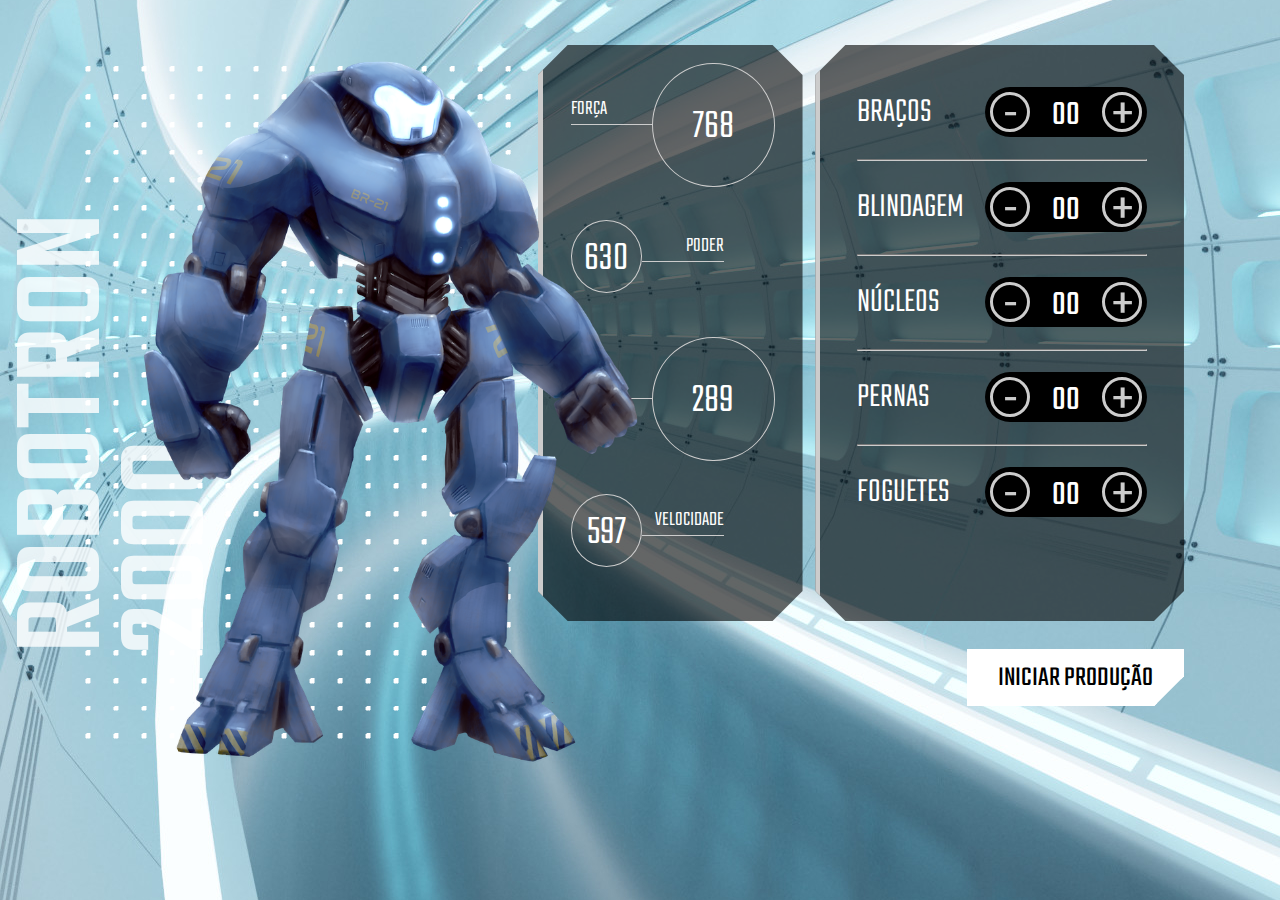
<file: desafio-js/index.html>
<!DOCTYPE html>
<html lang="en">
<head>
    <meta charset="UTF-8">
    <meta http-equiv="X-UA-Compatible" content="IE=edge">
    <meta name="viewport" content="width=device-width, initial-scale=1.0">
    <link rel="shortcut icon" type="image/jpg" href="img/favicon.ico"/>
    <title>Robotron 2000</title>

    <link rel="stylesheet" href="css/style.css">
    <link rel="preconnect" href="https://fonts.googleapis.com">
    <link rel="preconnect" href="https://fonts.gstatic.com" crossorigin>
    <link href="https://fonts.googleapis.com/css2?family=Teko:wght@300;500&display=swap" rel="stylesheet"> 
</head>
<body>
    <main>
        <section class="robotron">
            <img class="robo" src="img/robotron.png" alt="Robotron">
            <figcaption class="titulo">ROBOTRON <br>2000</figcaption>
        </section>

        <section class="box estatisticas">
            <div class="estatistica">
                <p class="estatistica-titulo">Força</p>
                <div class="estatistica-valor">
                    <p class="estatistica-numero">768</p>
                </div>
            </div>
            <div class="estatistica">
                <p class="estatistica-titulo">Poder</p>
                <div class="estatistica-valor">
                    <p class="estatistica-numero">630</p>
                </div>
            </div>
            <div class="estatistica">
                <p class="estatistica-titulo">Energia</p>
                <div class="estatistica-valor">
                    <p class="estatistica-numero">289</p>
                </div>
            </div>
            <div class="estatistica">
                <p class="estatistica-titulo">Velocidade</p>
                <div class="estatistica-valor">
                    <p class="estatistica-numero">597</p>
                </div>
            </div>
        </section>

        <section class="equipamentos">
            <form action="" class="montador">
                <div class="box montador-conteudo">
                    <div class="peca">
                        <label for="" class="peca-titulo">Braços</label>
                        <div class="controle">
                            <buttom class="controle-ajuste">-</buttom>
                            <input type="text" class="controle-contador" value="00">
                            <buttom class="controle-ajuste">+</buttom>
                        </div>
                    </div>
                    <hr class="linha">
                    <div class="peca">
                        <label for="" class="peca-titulo">Blindagem</label>
                        <div class="controle">
                            <buttom class="controle-ajuste">-</buttom>
                            <input type="text" class="controle-contador" value="00">
                            <buttom class="controle-ajuste">+</buttom>
                        </div>
                    </div>
                    <hr class="linha">
                    <div class="peca">
                        <label for="" class="peca-titulo">Núcleos</label>
                        <div class="controle">
                            <buttom class="controle-ajuste">-</buttom>
                            <input type="text" class="controle-contador" value="00">
                            <buttom class="controle-ajuste">+</buttom>
                        </div>
                    </div>
                    <hr class="linha">
                    <div class="peca">
                        <label for="" class="peca-titulo">Pernas</label>
                        <div class="controle">
                            <buttom class="controle-ajuste">-</buttom>
                            <input type="text" class="controle-contador" value="00">
                            <buttom class="controle-ajuste">+</buttom>
                        </div>
                    </div>
                    <hr class="linha">
                    <div class="peca">
                        <label for="" class="peca-titulo">Foguetes</label>
                        <div class="controle">
                            <buttom class="controle-ajuste">-</buttom>
                            <input type="text" class="controle-contador" value="00">
                            <buttom class="controle-ajuste">+</buttom>
                        </div>
                    </div>
                </div>
                <input type="submit" value="Iniciar produção" class="producao" id="producao">
            </form>
        </section>
    </main>
</body>
</html>
</file>
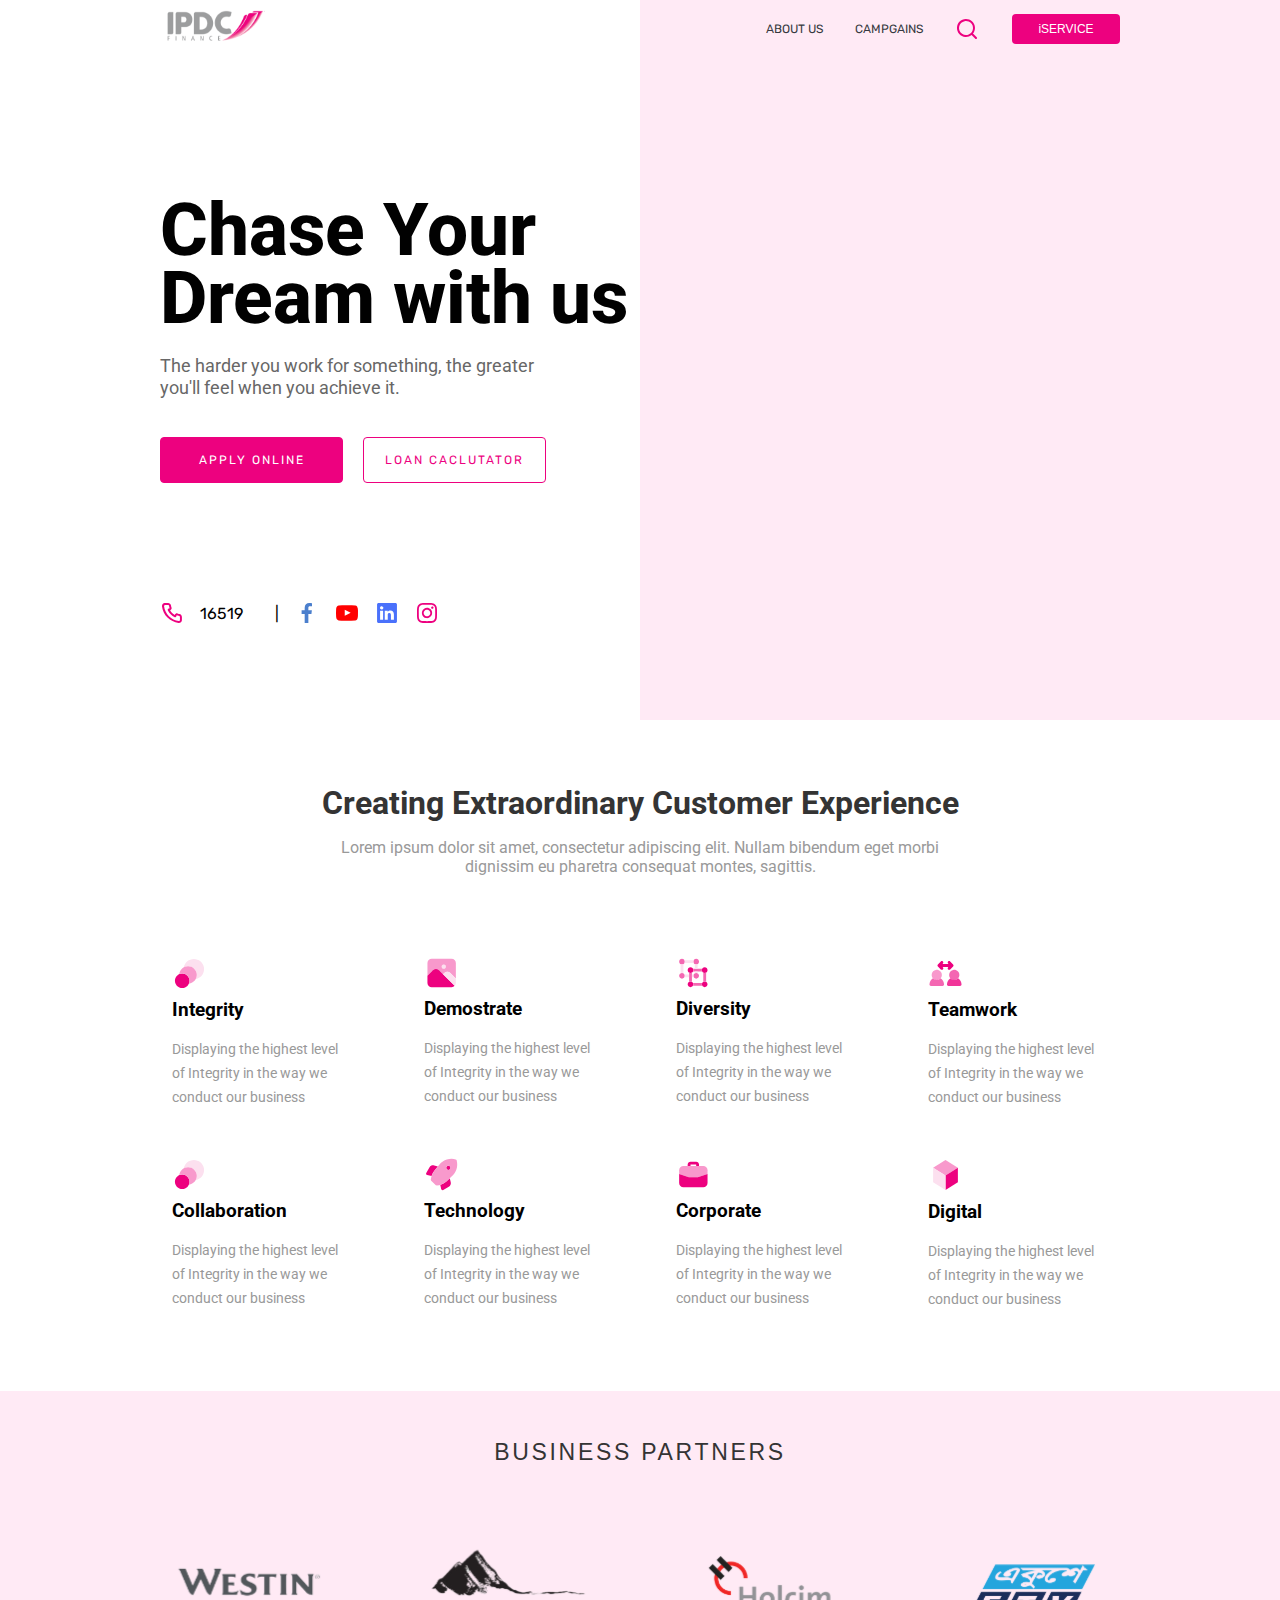
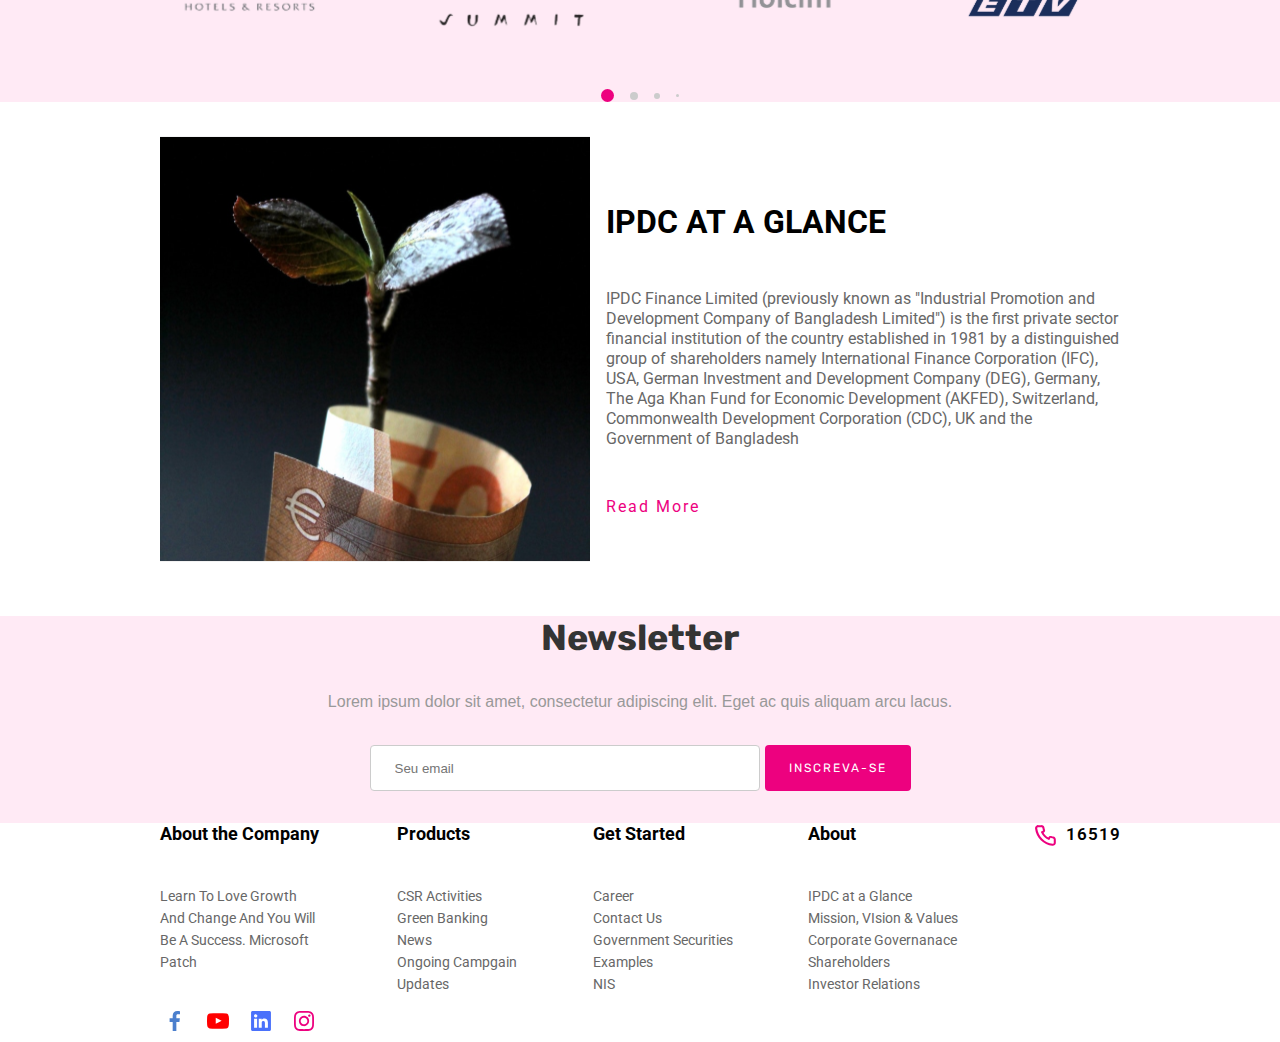
<file: HTML & CSS/index.html>
<!DOCTYPE html>
<html lang="pt-br">

<head>
    <meta charset="UTF-8">
    <meta name="viewport" content="width=device-width, initial-scale=1.0">
    <title>Home</title>
    <link rel="stylesheet" href="assets/css/index.css">
    <link rel="stylesheet" href="assets/css/reused.css">
    <link rel="stylesheet" href="assets/css/reset.css">
    <link rel="stylesheet" href="https://cdnjs.cloudflare.com/ajax/libs/font-awesome/6.4.2/css/all.min.css"
        integrity="sha512-z3gLpd7yknf1YoNbCzqRKc4qyor8gaKU1qmn+CShxbuBusANI9QpRohGBreCFkKxLhei6S9CQXFEbbKuqLg0DA=="
        crossorigin="anonymous" referrerpolicy="no-referrer" />
</head>

<body>
    <div class="menu-mobile-box" id="menuMobileBox">
        <i class="fa-solid fa-xl fa-close btn-close" id="closeMenu"></i>
        <div class="logo-moba">
            <a href="/">
                <img src="assets/icons/logo.svg" alt="Logo da empresa">
            </a>
        </div>
        <div class="links-moba">
            <ul>
                <li>
                    <a href="/">
                        HOME
                    </a>
                </li>
                <li>
                    <a href="/about.html">
                        ABOUT US
                    </a>
                </li>
                <li>
                    <a href="/campgains.html">
                        CAMPGAINS
                    </a>
                </li>
            </ul>
        </div>
    </div>
    <header class="header container">
        <nav class="navbar">
            <div class="logo">
                <a href="/">
                    <img src="assets/icons/logo.svg" alt="Logo da empresa">
                </a>
            </div>
            <div class="links">
                <ul>
                    <li>
                        <a href="/about.html">
                            ABOUT US
                        </a>
                    </li>
                    <li>
                        <a href="/campgains.html">
                            CAMPGAINS
                        </a>
                    </li>
                </ul>
            </div>
            <div class="actions">
                <button class="search">
                    <svg xmlns="http://www.w3.org/2000/svg" width="24" height="24" viewBox="0 0 24 24" fill="none">
                        <path
                            d="M21.71 20.29L18 16.61C19.4401 14.8144 20.1375 12.5353 19.9488 10.2413C19.7601 7.9473 18.6997 5.81278 16.9855 4.27664C15.2714 2.7405 13.0338 1.91951 10.7329 1.98247C8.43207 2.04543 6.24275 2.98756 4.61517 4.61514C2.98759 6.24272 2.04546 8.43203 1.9825 10.7329C1.91954 13.0338 2.74053 15.2714 4.27667 16.9855C5.81281 18.6997 7.94733 19.7601 10.2413 19.9488C12.5353 20.1375 14.8144 19.4401 16.61 18L20.29 21.68C20.383 21.7737 20.4936 21.8481 20.6154 21.8989C20.7373 21.9497 20.868 21.9758 21 21.9758C21.132 21.9758 21.2627 21.9497 21.3846 21.8989C21.5065 21.8481 21.6171 21.7737 21.71 21.68C21.8903 21.4935 21.991 21.2443 21.991 20.985C21.991 20.7257 21.8903 20.4765 21.71 20.29ZM11 18C9.61556 18 8.26218 17.5895 7.11103 16.8203C5.95989 16.0511 5.06268 14.9579 4.53287 13.6788C4.00306 12.3997 3.86443 10.9922 4.13453 9.63436C4.40463 8.2765 5.07131 7.02922 6.05028 6.05025C7.02925 5.07128 8.27653 4.4046 9.63439 4.1345C10.9923 3.8644 12.3997 4.00303 13.6788 4.53284C14.9579 5.06265 16.0511 5.95986 16.8203 7.111C17.5895 8.26215 18 9.61553 18 11C18 12.8565 17.2625 14.637 15.9498 15.9497C14.637 17.2625 12.8565 18 11 18Z"
                            fill="#ED017F" />
                    </svg>
                </button>
                <button class="iservice">iSERVICE</button>
                <div class="menu-mobile" id="openMenu">
                    <i class="fa-solid fa-lg fa-bars"></i>
                </div>
            </div>
        </nav>
        <section class="banner">
            <div class="slogan">
                <h1>Chase Your<br>Dream with us</h1>
                <p>The harder you work for something, the greater you'll feel when you achieve it.</p>
            </div>
            <div class="actions">
                <button class="button apply">APPLY ONLINE</button>
                <button class="button loan">LOAN CACLUTATOR</button>
            </div>
            <div class="contacts">
                <div class="sociallink">
                    <a href="">
                        <img src="assets/icons/call.svg" alt="Telefone">
                        <p>16519</p>
                    </a>
                </div>|
                <div class="sociallink"><a href=""><img src="assets/icons/facebook.svg" alt="Facebook"></a></div>
                <div class="sociallink"><a href=""><img src="assets/icons/youtube.svg" alt="YouTube"></a></div>
                <div class="sociallink"><a href=""><img src="assets/icons/linkedin.svg" alt="Likedin"></a></div>
                <div class="sociallink"><a href=""><img src="assets/icons/instagram.svg" alt="Instagram"></a></div>
            </div>
            <!-- <div class="buttons">
                <button class="car">
                    <a href="">
                        <svg xmlns="http://www.w3.org/2000/svg" width="31" height="31" viewBox="0 0 31 31" fill="none">
                            <path d="M24.2646 12.3073H23.8559L22.2596 8.32278C21.9745 7.61432 21.4842 7.00723 20.8516 6.57944C20.219 6.15164 19.473 5.92265 18.7093 5.92186H11.0468C10.1596 5.91932 9.29901 6.22477 8.61194 6.78608C7.92486 7.34739 7.45389 8.12975 7.27941 8.99963L6.61532 12.3073H6.38545C5.36934 12.3073 4.39485 12.7109 3.67635 13.4294C2.95785 14.1479 2.5542 15.1224 2.5542 16.1385V19.9698C2.5542 20.3085 2.68875 20.6333 2.92825 20.8728C3.16775 21.1123 3.49258 21.2469 3.83128 21.2469H5.10837C5.10837 22.263 5.51201 23.2375 6.23051 23.956C6.94901 24.6745 7.9235 25.0781 8.93962 25.0781C9.95573 25.0781 10.9302 24.6745 11.6487 23.956C12.3672 23.2375 12.7709 22.263 12.7709 21.2469H17.8792C17.8792 22.263 18.2828 23.2375 19.0013 23.956C19.7198 24.6745 20.6943 25.0781 21.7104 25.0781C22.7266 25.0781 23.7011 24.6745 24.4196 23.956C25.1381 23.2375 25.5417 22.263 25.5417 21.2469H26.8188C27.1575 21.2469 27.4823 21.1123 27.7218 20.8728C27.9613 20.6333 28.0959 20.3085 28.0959 19.9698V16.1385C28.0959 15.1224 27.6922 14.1479 26.9737 13.4294C26.2552 12.7109 25.2807 12.3073 24.2646 12.3073ZM16.6021 8.47603H18.7093C18.9629 8.47832 19.2101 8.55607 19.4193 8.69935C19.6286 8.84264 19.7904 9.04498 19.8842 9.28059L21.0974 12.3073H16.6021V8.47603ZM9.78249 9.49769C9.8422 9.20489 10.0027 8.94229 10.236 8.75562C10.4694 8.56894 10.7608 8.47 11.0596 8.47603H14.0479V12.3073H9.22057L9.78249 9.49769ZM8.93962 22.5239C8.68703 22.5239 8.44012 22.449 8.23011 22.3087C8.02009 22.1684 7.8564 21.9689 7.75974 21.7356C7.66308 21.5022 7.63779 21.2454 7.68707 20.9977C7.73635 20.75 7.85798 20.5224 8.03658 20.3438C8.21518 20.1652 8.44274 20.0436 8.69047 19.9943C8.9382 19.945 9.19498 19.9703 9.42833 20.067C9.66169 20.1636 9.86114 20.3273 10.0015 20.5373C10.1418 20.7474 10.2167 20.9943 10.2167 21.2469C10.2167 21.5856 10.0821 21.9104 9.84265 22.1499C9.60315 22.3894 9.27832 22.5239 8.93962 22.5239ZM21.7104 22.5239C21.4579 22.5239 21.211 22.449 21.0009 22.3087C20.7909 22.1684 20.6272 21.9689 20.5306 21.7356C20.4339 21.5022 20.4086 21.2454 20.4579 20.9977C20.5072 20.75 20.6288 20.5224 20.8074 20.3438C20.986 20.1652 21.2136 20.0436 21.4613 19.9943C21.709 19.945 21.9658 19.9703 22.1992 20.067C22.4325 20.1636 22.632 20.3273 22.7723 20.5373C22.9126 20.7474 22.9875 20.9943 22.9875 21.2469C22.9875 21.5856 22.853 21.9104 22.6135 22.1499C22.374 22.3894 22.0492 22.5239 21.7104 22.5239ZM25.5417 18.6927H24.5456C24.1865 18.2976 23.7488 17.982 23.2606 17.766C22.7723 17.5499 22.2443 17.4384 21.7104 17.4384C21.1766 17.4384 20.6486 17.5499 20.1603 17.766C19.6721 17.982 19.2344 18.2976 18.8753 18.6927H11.7747C11.4156 18.2976 10.978 17.982 10.4897 17.766C10.0015 17.5499 9.4735 17.4384 8.93962 17.4384C8.40573 17.4384 7.87775 17.5499 7.38951 17.766C6.90128 17.982 6.46358 18.2976 6.10449 18.6927H5.10837V16.1385C5.10837 15.7998 5.24292 15.475 5.48241 15.2355C5.72191 14.996 6.04675 14.8614 6.38545 14.8614H24.2646C24.6033 14.8614 24.9282 14.996 25.1677 15.2355C25.4072 15.475 25.5417 15.7998 25.5417 16.1385V18.6927Z" fill="#ED017F"/>
                        </svg>
                        <p>Car Loans</p>
                    </a>
                </button>
                <button class="home">
                    <a href="">
                        <svg xmlns="http://www.w3.org/2000/svg" width="31" height="31" viewBox="0 0 31 31" fill="none">
                            <path d="M25.5416 10.3917L17.8791 3.67421C17.1767 3.04595 16.2673 2.69861 15.3249 2.69861C14.3825 2.69861 13.4732 3.04595 12.7708 3.67421L5.10826 10.3917C4.70262 10.7545 4.37892 11.1995 4.15871 11.6972C3.93851 12.1948 3.82685 12.7337 3.83118 13.2779V24.4396C3.83118 25.4557 4.23482 26.4302 4.95332 27.1487C5.67182 27.8672 6.64632 28.2708 7.66243 28.2708H22.9874C24.0035 28.2708 24.978 27.8672 25.6965 27.1487C26.415 26.4302 26.8187 25.4557 26.8187 24.4396V13.2651C26.8212 12.7231 26.7087 12.1867 26.4885 11.6913C26.2684 11.196 25.9456 10.753 25.5416 10.3917ZM17.8791 25.7167H12.7708V19.3313C12.7708 18.9925 12.9053 18.6677 13.1448 18.4282C13.3843 18.1887 13.7091 18.0542 14.0478 18.0542H16.602C16.9407 18.0542 17.2655 18.1887 17.505 18.4282C17.7445 18.6677 17.8791 18.9925 17.8791 19.3313V25.7167ZM24.2645 24.4396C24.2645 24.7783 24.13 25.1031 23.8905 25.3426C23.651 25.5821 23.3261 25.7167 22.9874 25.7167H20.4333V19.3313C20.4333 18.3151 20.0296 17.3406 19.3111 16.6222C18.5926 15.9037 17.6181 15.5 16.602 15.5H14.0478C13.0317 15.5 12.0572 15.9037 11.3387 16.6222C10.6202 17.3406 10.2166 18.3151 10.2166 19.3313V25.7167H7.66243C7.32372 25.7167 6.99889 25.5821 6.75939 25.3426C6.51989 25.1031 6.38534 24.7783 6.38534 24.4396V13.2651C6.38557 13.0838 6.42441 12.9046 6.49928 12.7394C6.57415 12.5743 6.68333 12.427 6.81955 12.3073L14.482 5.60261C14.7151 5.39787 15.0147 5.28495 15.3249 5.28495C15.6351 5.28495 15.9347 5.39787 16.1678 5.60261L23.8303 12.3073C23.9665 12.427 24.0757 12.5743 24.1506 12.7394C24.2254 12.9046 24.2643 13.0838 24.2645 13.2651V24.4396Z" fill="#ED017F"/>
                        </svg>                        
                        <p>Home Loans</p>
                    </a>
                </button>
            </div> -->
        </section>
    </header>
    <main class="main">
        <div class="valores container">
            <div class="title">
                <h1>Creating Extraordinary Customer Experience</h1>
                <p>Lorem ipsum dolor sit amet, consectetur adipiscing elit. Nullam bibendum eget morbi<br> dignissim eu
                    pharetra consequat montes, sagittis.</p>
            </div>
            <div class="cards">
                <div class="card">
                    <div class="card-header">
                        <img src="assets/icons/Circle Layer.svg" alt="Circle" width="35">
                        <h3>Integrity</h3>
                    </div>
                    <div class="body">
                        <p>Displaying the highest level of Integrity in the way we conduct our business</p>
                    </div>
                </div>
                <div class="card">
                    <div class="card-header">
                        <img src="assets/icons/Scenery.svg" alt="Circle" width="35">
                        <h3>Demostrate</h3>
                    </div>
                    <div class="body">
                        <p>Displaying the highest level of Integrity in the way we conduct our business</p>
                    </div>
                </div>
                <div class="card">
                    <div class="card-header">
                        <img src="assets/icons/Object Ungroup.svg" alt="Circle" width="35">
                        <h3>Diversity</h3>
                    </div>
                    <div class="body">
                        <p>Displaying the highest level of Integrity in the way we conduct our business</p>
                    </div>
                </div>
                <div class="card">
                    <div class="card-header">
                        <img src="assets/icons/User Arrows.svg" alt="Circle" width="35">
                        <h3>Teamwork</h3>
                    </div>
                    <div class="body">
                        <p>Displaying the highest level of Integrity in the way we conduct our business</p>
                    </div>
                </div>

                <div class="card">
                    <div class="card-header">
                        <img src="assets/icons/Circle Layer.svg" alt="Circle" width="35">
                        <h3>Collaboration</h3>
                    </div>
                    <div class="body">
                        <p>Displaying the highest level of Integrity in the way we conduct our business</p>
                    </div>
                </div>
                <div class="card">
                    <div class="card-header">
                        <img src="assets/icons/Rocket.svg" alt="Circle" width="35">
                        <h3>Technology</h3>
                    </div>
                    <div class="body">
                        <p>Displaying the highest level of Integrity in the way we conduct our business</p>
                    </div>
                </div>
                <div class="card">
                    <div class="card-header">
                        <img src="assets/icons/Bag.svg" alt="Circle" width="35">
                        <h3>Corporate</h3>
                    </div>
                    <div class="body">
                        <p>Displaying the highest level of Integrity in the way we conduct our business</p>
                    </div>
                </div>
                <div class="card">
                    <div class="card-header">
                        <img src="assets/icons/Cube.svg" alt="Circle" width="35">
                        <h3>Digital</h3>
                    </div>
                    <div class="body">
                        <p>Displaying the highest level of Integrity in the way we conduct our business</p>
                    </div>
                </div>
            </div>
        </div>
        <div class="business-partners container">
            <div class="title">
                <p>BUSINESS PARTNERS</p>
            </div>
            <div class="corp">
                <img src="assets/img/image 3.svg" alt="" width="160">
                <img src="assets/img/image 4.svg" alt="" width="160">
                <img src="assets/img/image 5.svg" alt="" width="160">
                <img src="assets/img/image 6.svg" alt="" width="160">
            </div>
            <div class="navigate">
                <div class="ball" style="height: 13px; width: 13px; background: var(--primary-100);"></div>
                <div class="ball" style="height: 8px; width: 8px;"></div>
                <div class="ball" style="height: 6px; width: 6px;"></div>
                <div class="ball" style="height: 3px; width: 3px;"></div>
            </div>
        </div>
        <div class="planta container">
            <div class="img">
                <img src="assets/img/Image.svg" alt="">
            </div>
            <div class="summary">
                <h1>IPDC AT A GLANCE</h1>
                <p>IPDC Finance Limited (previously known as "Industrial Promotion and Development Company of Bangladesh
                    Limited") is the first private sector financial institution of the country established in 1981 by a
                    distinguished group of shareholders namely International Finance Corporation (IFC), USA, German
                    Investment and Development Company (DEG), Germany, The Aga Khan Fund for Economic Development
                    (AKFED), Switzerland, Commonwealth Development Corporation (CDC), UK and the Government of
                    Bangladesh</p>
                <a href="#">Read More <i class="fa-solid fa-arrow-right"></i></a>
            </div>
        </div>
        <div class="newsletter container">
            <h2>Newsletter</h2>
            <p>Lorem ipsum dolor sit amet, consectetur adipiscing elit. Eget ac quis aliquam arcu lacus.</p>
            <form action="" class="news">
                <input type="email" placeholder="Seu email">
                <button class="button">INSCREVA-SE</button>
            </form>
        </div>
        <footer class="footer container">
            <div class="column-1">
                <h3>About the Company</h3>
                <p>Learn To Love Growth<br>And Change And You Will<br>Be A Success. Microsoft<br>Patch </p>
                <div class="social-midia">
                    <div class="sociallink"><a href=""><img src="assets/icons/facebook.svg" alt="Facebook"></a></div>
                    <div class="sociallink"><a href=""><img src="assets/icons/youtube.svg" alt="YouTube"></a></div>
                    <div class="sociallink"><a href=""><img src="assets/icons/linkedin.svg" alt="Likedin"></a></div>
                    <div class="sociallink"><a href=""><img src="assets/icons/instagram.svg" alt="Instagram"></a></div>
                </div>
            </div>
            <div class="column-2">
                <h3>Products</h3>
                <ul class="products">
                    <li>CSR Activities</li>
                    <li>Green Banking</li>
                    <li>News</li>
                    <li>Ongoing Campgain</li>
                    <li>Updates</li>
                </ul>
            </div>
            <div class="column-3">
                <h3>Get Started</h3>
                <ul>
                    <li>Career</li>
                    <li>Contact Us</li>
                    <li>Government Securities</li>
                    <li>Examples</li>
                    <li>NIS</li>
                </ul>
            </div>
            <div class="column-4">
                <h3>About</h3>
                <ul class="about">
                    <li>IPDC at a Glance</li>
                    <li>Mission, VIsion & Values</li>
                    <li>Corporate Governanace</li>
                    <li>Shareholders</li>
                    <li>Investor Relations</li>
                </ul>
            </div>
            <div class="column-5">
                <img src="assets/icons/call.svg" alt="">
                <h3>16519</h3>
            </div>
        </footer>
    </main>
    <script src="assets/js/index.js"></script>
</body>

</html>
</file>
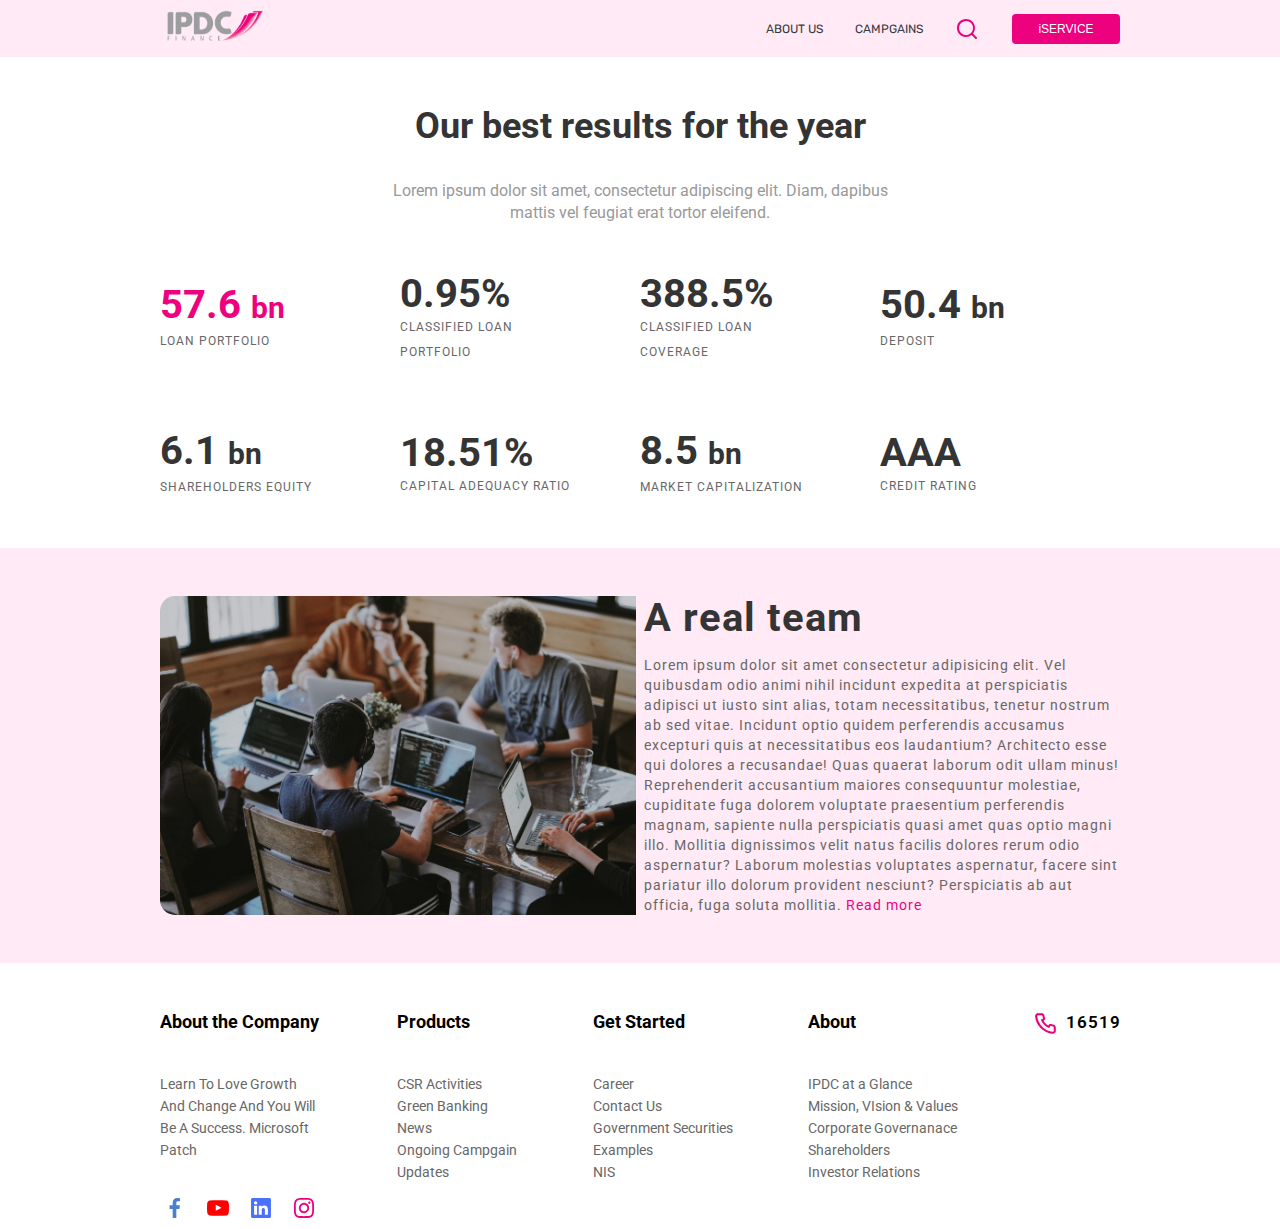
<file: HTML & CSS/about.html>
<!DOCTYPE html>
<html lang="pt-br">

<head>
    <meta charset="UTF-8">
    <meta name="viewport" content="width=device-width, initial-scale=1.0">
    <title>Home</title>
    <link rel="stylesheet" href="assets/css/index.css">
    <link rel="stylesheet" href="assets/css/reused.css">
    <link rel="stylesheet" href="assets/css/reset.css">
    <link rel="stylesheet" href="https://cdnjs.cloudflare.com/ajax/libs/font-awesome/6.4.2/css/all.min.css"
    integrity="sha512-z3gLpd7yknf1YoNbCzqRKc4qyor8gaKU1qmn+CShxbuBusANI9QpRohGBreCFkKxLhei6S9CQXFEbbKuqLg0DA=="
    crossorigin="anonymous" referrerpolicy="no-referrer" />
    <link rel="stylesheet" href="assets/css/about.css">
</head>

<body>
    <div class="menu-mobile-box" id="menuMobileBox">
        <i class="fa-solid fa-xl fa-close btn-close" id="closeMenu"></i>
        <div class="logo-moba">
            <a href="/">
                <img src="assets/icons/logo.svg" alt="Logo da empresa">
            </a>
        </div>
        <div class="links-moba">
            <ul>
                <li>
                    <a href="/">
                        HOME
                    </a>
                </li>
                <li>
                    <a href="/about.html">
                        ABOUT US
                    </a>
                </li>
                <li>
                    <a href="/campgains.html">
                        CAMPGAINS
                    </a>
                </li>
            </ul>
        </div>
    </div>
    <header class="header container">
        <nav class="navbar">
            <div class="logo">
                <a href="/">
                    <img src="assets/icons/logo.svg" alt="Logo da empresa">
                </a>
            </div>
            <div class="links">
                <ul>
                    <li>
                        <a href="/about.html">
                            ABOUT US
                        </a>
                    </li>
                    <li>
                        <a href="/campgains.html">
                            CAMPGAINS
                        </a>
                    </li>
                </ul>
            </div>
            <div class="actions">
                <button class="search">
                    <svg xmlns="http://www.w3.org/2000/svg" width="24" height="24" viewBox="0 0 24 24" fill="none">
                        <path
                            d="M21.71 20.29L18 16.61C19.4401 14.8144 20.1375 12.5353 19.9488 10.2413C19.7601 7.9473 18.6997 5.81278 16.9855 4.27664C15.2714 2.7405 13.0338 1.91951 10.7329 1.98247C8.43207 2.04543 6.24275 2.98756 4.61517 4.61514C2.98759 6.24272 2.04546 8.43203 1.9825 10.7329C1.91954 13.0338 2.74053 15.2714 4.27667 16.9855C5.81281 18.6997 7.94733 19.7601 10.2413 19.9488C12.5353 20.1375 14.8144 19.4401 16.61 18L20.29 21.68C20.383 21.7737 20.4936 21.8481 20.6154 21.8989C20.7373 21.9497 20.868 21.9758 21 21.9758C21.132 21.9758 21.2627 21.9497 21.3846 21.8989C21.5065 21.8481 21.6171 21.7737 21.71 21.68C21.8903 21.4935 21.991 21.2443 21.991 20.985C21.991 20.7257 21.8903 20.4765 21.71 20.29ZM11 18C9.61556 18 8.26218 17.5895 7.11103 16.8203C5.95989 16.0511 5.06268 14.9579 4.53287 13.6788C4.00306 12.3997 3.86443 10.9922 4.13453 9.63436C4.40463 8.2765 5.07131 7.02922 6.05028 6.05025C7.02925 5.07128 8.27653 4.4046 9.63439 4.1345C10.9923 3.8644 12.3997 4.00303 13.6788 4.53284C14.9579 5.06265 16.0511 5.95986 16.8203 7.111C17.5895 8.26215 18 9.61553 18 11C18 12.8565 17.2625 14.637 15.9498 15.9497C14.637 17.2625 12.8565 18 11 18Z"
                            fill="#ED017F" />
                    </svg>
                </button>
                <button class="iservice">iSERVICE</button>
                <div class="menu-mobile" id="openMenu">
                    <i class="fa-solid fa-lg fa-bars"></i>
                </div>
            </div>
        </nav>
    </header>

    <main class="main">
    <section class="resultados">
        <section class="resume container">
            <h2>Our best results for the year</h2>
            <p>Lorem ipsum dolor sit amet, consectetur adipiscing elit. Diam, dapibus<br>mattis vel feugiat erat tortor eleifend.</p>
        </section>
        <section class="results container">
            <div class="number">
                <h2 style="color: var(--primary-100);">57.6 <span>bn</span></h2>
                <p>LOAN PORTFOLIO</p>
            </div>
            <div class="number">
                <h2>0.95%</h2>
                <p>CLASSIFIED LOAN PORTFOLIO</p>
            </div>
            <div class="number">
                <h2>388.5%</h2>
                <p>CLASSIFIED LOAN COVERAGE</p>
            </div>
            <div class="number">
                <h2>50.4 <span>bn</span></h2>
                <p>DEPOSIT</p>
            </div>
            <div class="number">
                <h2>6.1 <span>bn</span></h2>
                <p>SHAREHOLDERS EQUITY</p>
            </div>
            <div class="number">
                <h2>18.51%</h2>
                <p>CAPITAL ADEQUACY RATIO</p>
            </div>
            <div class="number">
                <h2>8.5 <span>bn</span></h2>
                <p>MARKET CAPITALIZATION</p>
            </div>
            <div class="number">
                <h2>AAA</h2>
                <p>CREDIT RATING</p>
            </div>
        </section>
        <section class="about-box container">
            <div class="summary-box">
                <div class="img"></div>
                <div class="texto">
                    <h2>A real team</h2>
                    <p>Lorem ipsum dolor sit amet consectetur adipisicing elit. Vel quibusdam odio animi nihil incidunt expedita at perspiciatis adipisci ut iusto sint alias, totam necessitatibus, tenetur nostrum ab sed vitae. Incidunt optio quidem perferendis accusamus excepturi quis at necessitatibus eos laudantium? Architecto esse qui dolores a recusandae! Quas quaerat laborum odit ullam minus! Reprehenderit accusantium maiores consequuntur molestiae, cupiditate fuga dolorem voluptate praesentium perferendis magnam, sapiente nulla perspiciatis quasi amet quas optio magni illo. Mollitia dignissimos velit natus facilis dolores rerum odio aspernatur? Laborum molestias voluptates aspernatur, facere sint pariatur illo dolorum provident nesciunt? Perspiciatis ab aut officia, fuga soluta mollitia. <span>Read more <i class="fa-solid fa-arrow-right"></i></span></p>
                </div>
            </div>
        </section>
    </section>
    </main>
    <footer class="footer container">
        <div class="column-1">
            <h3>About the Company</h3>
            <p>Learn To Love Growth<br>And Change And You Will<br>Be A Success. Microsoft<br>Patch </p>
            <div class="social-midia">
                <div class="sociallink"><a href=""><img src="assets/icons/facebook.svg" alt="Facebook"></a></div>
                <div class="sociallink"><a href=""><img src="assets/icons/youtube.svg" alt="YouTube"></a></div>
                <div class="sociallink"><a href=""><img src="assets/icons/linkedin.svg" alt="Likedin"></a></div>
                <div class="sociallink"><a href=""><img src="assets/icons/instagram.svg" alt="Instagram"></a></div>
            </div>
        </div>
        <div class="column-2">
            <h3>Products</h3>
            <ul class="products">
                <li>CSR Activities</li>
                <li>Green Banking</li>
                <li>News</li>
                <li>Ongoing Campgain</li>
                <li>Updates</li>
            </ul>
        </div>
        <div class="column-3">
            <h3>Get Started</h3>
            <ul>
                <li>Career</li>
                <li>Contact Us</li>
                <li>Government Securities</li>
                <li>Examples</li>
                <li>NIS</li>
            </ul>
        </div>
        <div class="column-4">
            <h3>About</h3>
            <ul class="about">
                <li>IPDC at a Glance</li>
                <li>Mission, VIsion & Values</li>
                <li>Corporate Governanace</li>
                <li>Shareholders</li>
                <li>Investor Relations</li>
            </ul>
        </div>
        <div class="column-5">
            <img src="assets/icons/call.svg" alt="">
            <h3>16519</h3>
        </div>
    </footer>
    <script src="assets/js/index.js"></script>
</body>
</html>
</file>
<file: desafio-js/css/style.css>
:root {
    --main-cinza: #CCCCCC;
    --main-branco: #FFFFFF;
    --main-preto: #000000;
}

* {
    box-sizing: border-box;
}

body {
    background: url(../img/fundo.jpg);
    background-position: center center;
    background-size: cover cover;
    padding: 0;
    margin: 0;
    font-weight: 300;
}

body, input {
    font-family: 'Teko', sans-serif;
}

main {
    width: 80vw;
    height: 80vh;
    margin: 10vh 8vw 10vh 12vw;
    display: flex;
    gap: 1vw;
}

.robotron {
    background: url(../img/estrutura.png) no-repeat;
    background-position: center center;
    margin: 0;
    flex-basis: 40%;
    position: relative;
}

.robo {
    height: 110%;
    z-index: 1;
    position: absolute;
    left: -20%;
    top: -5%;
}

.titulo {
    transform: rotate(180deg);
    font-weight: 500;
    font-size: 130px;
    position: absolute;
    bottom: 7rem;
    left: -3rem;
    line-height: 0.8;
    writing-mode: vertical-rl;
    text-orientation: mixed;
    color: rgba(255,255,255,0.8)
}

.box {
    background: rgba(0,0,0,0.6);
    clip-path: polygon(calc(100% - 30px) 0, 100% 30px, 100% calc(100% - 30px), calc(100% - 30px) 100%, 30px 100%, 0 calc(100% - 30px), 0 30px, 30px 0);
    border-left: 5px solid var(--main-cinza);
    height: 80%;
}

/****************************** Equipamentos *****/

.equipamentos {
    flex-basis: 32%;
}

.montador {
    height: 100%;;
}

.montador-conteudo {
    padding: 2em 10%;
}

.peca {
    padding: 1em 0;
}

.peca-titulo {
    color: var(--main-branco);
    text-transform: uppercase;
    font-size: 2.5em;
}

.controle {
    background: var(--main-preto);
    border-radius: 25px;
    float: right;
    display: inline-flex;
    padding: 5px;
    align-items: center;
    align-self: flex-end;
}

.controle-contador {
    width: 40px;
    height: 35px;
    background: none;
    border: 0;
    margin: 0 1rem;
    color: var(--main-branco);
    text-align: center;
    font-size: 2.5em;
    display: inline-flex;
    align-items: center;
    padding-top: 8px;
}

.controle-ajuste {
    display: inline-block;
    width: 40px;
    height: 40px;
    line-height: 44px;
    border-radius: 50%;
    color: var(--main-cinza);
    font-size: 4em;
    background: var(--main-preto);
    text-align: center;
    border: 3px solid var(--main-cinza);
    cursor: pointer;
}

.linha {
    border-color: var(--main-cinza);
}

.producao {
    margin-top: 1em;
    font-size: 2em;
    text-transform: uppercase;
    padding: 0.2em 1em;
    float: right;
    border: 3px solid var(--main-branco);
    background: var(--main-branco);
    clip-path: polygon(100% 0, 100% calc(100% - 30px), calc(100% - 30px) 100%, 0 100%, 0 0);
    cursor: pointer;
}

.producao:hover {
    background: var(--main-preto);
    color: var(--main-branco)
}



/****************************** Estatísticas *****/
.estatisticas {
    flex-basis: 23%;
    padding: 2em 2em 0;
}

.estatistica {
    color: var(--main-branco);
    display: flex;
    align-items: flex-start;
    height: 25%;
}

.estatistica-titulo {
    font-size: 1.5em;
    border-bottom: 1px solid var(--main-cinza);
    flex-basis: 40%;
    text-transform: uppercase;
    order: 1
}

.estatistica-valor {
    flex-basis: 60%;
    position: relative;
    margin: 10px 0 0;
    order: 2;
    margin: -10px 0 0;
}

.estatistica-valor::after {
    content: "";
    display: block;
    padding-bottom: 100%;
    border: 1px solid var(--main-cinza);
    border-radius: 50%;
}

.estatistica-numero {
    position: absolute;
    top: 50%;
    transform: translateY(-46%);
    width: 100%;
    line-height: 100%;
    text-align: center;
    font-size: 3em;
    margin: 0;
}

.estatistica:nth-child(2n) .estatistica-titulo {
    order: 2;
    text-align: right;
}

.estatistica:nth-child(2n) .estatistica-valor {
    order: 1;
    flex-basis: 35%;
    margin: 10px 0 0;
}

@media screen and (max-width: 1600px) {
    body { 
        font-size: 14px;
    }
    main {
        width: 90vw;
        height: 80vh;
        margin: 5vh auto;
    }
}

@media screen and (max-width: 1200px) {
    body { 
        font-size: 13px;
    }

    main {
        width: 96vw;
        height: 80vh;
        margin: 10vh auto;
    }
}
</file>
<file: HTML & CSS/assets/css/index.css>
@import url('https://fonts.googleapis.com/css2?family=Rubik:wght@500&display=swap');
@import url('https://fonts.googleapis.com/css2?family=Roboto:wght@300;400;500;600;700;800&display=swap');

:root {
    --secondary-background: #FFEAF5;
    --secondary-background-20: #FCE0EF33;
    --main-backgroud: #FFFFFF;

    --black-20: #CCCCCC;
    --black-40: #999999;
    --black-60: #676767;
    --black-80: #343434;
    --black-100: #010101;

    --primary-100: #ED017F;
    --primary-80: #F13499;
    --primary-60: #F467B2;
    --primary-40: #F899CC;
    --primary-12: #FCE0EF;

    --white: #FFFFFF;

    --text: #363940;

    --fs-12: 12px
}
.container {
    padding: 0 30rem 0 30rem;
}

/** HEADER **/
.header {
    font-family: Rubik;  
    background-image: linear-gradient(to right, var(--main-backgroud) 50%, var(--secondary-background) 50%);  
    height: 720px;
}
.header .navbar {
    display: flex;
}

.header .navbar .links {
    display: flex;
    width: 100%;
    margin-left: auto;
    margin-right: auto;
    align-items: center;
}
.header .navbar .links ul {
    display: flex;
    align-items: center;
    justify-content: end;
    margin-left: auto;
    width: 100%;
    list-style: none;
}
.header .navbar .links ul li {
    font-size: var(--fs-12);
    font-style: normal;
    padding-right: 2rem;
}
.header .navbar .links ul li a {
    color: var(--text);
}
.header .navbar .links ul li a:hover {
    color: var(--primary-100);
}
.header .navbar .actions {
    display: flex;
    align-items: center;
    margin-left: auto;
    gap: 33px; 
}
.menu-mobile {
    display: none;
}
.header .navbar .actions .iservice {
    font-size: var(--fs-12);
    min-width: 108px;
    max-height: 36px;
    border-radius: 4px;;
    padding: 8px 20px 8px 20px;
    text-align: center;
    background: var(--primary-100);
    color: var(--white);
    font-weight: 500;
}
.header .navbar .actions .search {
    background: transparent;
    max-width: 24px;
    max-height: 24px;
    padding: 0;
}

.menu-mobile-box {
    position: fixed;
    overflow-y: hidden;
    height: 100vh;
    width: 100vw;
    background: var(--secondary-background);
    z-index: 99;
    padding-top: 3rem;
    gap: 1rem;
    display: none;
    align-items: center;
    flex-direction: column;

    transition: opacity 0.8s, transform 0.8s;
    transform: translateY(-100px);
}
.menu-mobile-box.open {
    display: block;
    opacity: 1;
    transform: translateY(0);
}
.logo-moba {
    display: flex;
    transition: opacity 0.8s, transform 0.8s;
    justify-content: center;
}
.menu-mobile-box .links-moba ul{
    list-style: none;
    text-align: center;
    font-family: Rubik;
    gap: 1rem;
    display: flex;
    flex-direction: column;
}
.menu-mobile-box .links-moba ul li a {
    color: var(--text);
}
.menu-mobile-box .links-moba ul li a:hover {
    color: var(--primary-100);
}
.btn-close {
    position: absolute;
    right: 2rem;
    top: 2rem;
}
.btn-close:hover {
    color: var(--primary-100);
    cursor: pointer;
}
/** BANNER **/
.banner {
    display: flex;
    flex-direction: column;
    gap: 38px;
}
.banner .slogan {
    display: flex;
    flex-direction: column;
    padding-top: 139px;
    gap: 23px;
    z-index: 2;
}
.banner .slogan h1 {
    color: var(--black-100);
    font-feature-settings: 'clig' off, 'liga' off;
    font-family: Roboto;
    font-size: 73px;
    font-style: normal;
    font-weight: 800;
    line-height: 68px;
}
.banner .slogan p {
    font-family: Roboto;
    width: 380px;
    font-size: 18px;;
    font-weight: 400;
    line-height: 22px;
    font-style: normal;
    color: var(--black-60);
}
.banner .actions {
    display: flex;
    gap: 20px;
    z-index: 2;
}
.banner .actions .apply {
    background: var(--primary-100);
    font-family: Rubik;
    font-size: var(--fs-12);
    padding: 13px 20px 13px 20px;
    width: 157px;
    height: 46px;
    border: 1px solid var(--primary-100);
    text-align: center;
}
.banner .actions .loan {
    padding: 13px 20px 13px 20px;
    height: 46px;

    font-family: Rubik;
    font-size: var(--fs-12);

    border: 1px solid var(--primary-100);
    color: var(--primary-100);
    
    background: var(--main-backgroud);
}
.banner .contacts {
    display: flex;
    align-items: center;
    gap: 16px;
    margin-top: 5rem;
    margin-bottom: 2rem;
    z-index: 2;
}
.banner .contacts a {
    display: flex;
    color: var(--black-100);
    gap: 1rem;
}
.banner .contacts a p {
    display: flex;
    align-items: center;
    margin-right: 16px;
}
.banner .buttons {
    display: flex;
    flex-direction: column;
    min-width: 50vw;
    position: absolute;
    z-index: 3;
    gap: 63px;
}
.banner .buttons .car {

}
.banner .buttons .home {
    
}
.banner .buttons button {
    background: transparent;
}
.banner .buttons button a {
    display: inline-flex;
    align-items: center;
    gap: 19px;
    border-radius: 55px;
    background: var(--white);
    box-shadow: 4px 4px 58px 0px rgba(0, 0, 0, 0.12);
    padding:  0 27px;
    height: 71px;
}
.banner .buttons button a p {
    color: var(--black-80);
    font-family: Roboto;
    font-weight: 700;
    line-height: 22px;
    font-size: 18px;
}
.main {
    margin-top: 2rem;
}
/**  **/
.valores {
    display: flex;
    flex-direction: column;
    font-family: Roboto;
    gap: 2rem;
}
.valores .title {
    text-align: center;
    display: flex;
    flex-direction: column;
    padding-top: 2rem;
    gap: 1rem;
}
.valores .title h1 {
    color: var(--black-80);
}
.valores .title p {
    color: var(--black-40);   
}
.valores .cards {
    padding-top: 3rem;
    display: grid;
    grid-template-columns: repeat(auto-fill, minmax(180px, 1fr));
    grid-gap: 3rem;
    justify-items: center;
}
.card {
    display: flex;
    flex-direction: column;
    gap: 1rem;
    max-width: 180px;
}

.card .card-header {
    display: flex;
    flex-direction: column;
    gap: 0.5rem;
}
.card .body p {
    color: var(--black-40); 
    font-size: 14px;
    line-height: 24px;
}

.business-partners {
    display: flex;
    flex-direction: column;
    margin-top: 5rem;
    background: var(--secondary-background);
    padding-bottom: 2rem;
}

.business-partners .title{
    text-align: center;
    font-size: 23px;
    letter-spacing: 2.7px;
    font-weight: 400;
    line-height: normal;
    color: var(--black-80);
    padding-top: 3rem;
}

.business-partners .corp {
    display: grid;
    grid-template-columns: repeat(auto-fill, minmax(160px, 1fr));
    grid-gap: 3rem;
    justify-items: center;
    margin-top: 5rem;
    margin-bottom: 3rem;
    justify-content: center;
    flex-direction: row;
    gap: 5rem;
}
.border-100 {
    border-radius: 100%;
}
.navigate {
    display: flex;
    align-items: center;
    justify-content: center;
    gap: 1rem;
}
.navigate .ball {
    border-radius: 100%;
    background: var(--black-20);
}
.planta {
    display: flex;
    gap: 1rem;
}
.planta .img img {
    width: 430px;
    height: 430px;
    padding: 2rem 0 3rem 0;
}
.planta .summary {
    font-family: Roboto;
    display: flex;
    flex-direction: column;
    gap: 3rem;
    justify-content: center;
    
}

.planta .summary p {
    color: var(--black-60);
    font-size: 16px;
    line-height: 20px;
    font-weight: 400;
}
.planta .summary a {
    color: var(--primary-100);
    letter-spacing: 2px;
}
.planta .summary a:hover {
    text-decoration: underline;
} 
.newsletter {
    display: flex;
    flex-direction: column;
    gap: 2rem;
    background: var(--secondary-background);
    padding-top: 3rem;
    padding-bottom: 3rem;
}
.newsletter h2 {
    color: var(--black-80);
    text-align: center;
    font-family: Rubik;
    font-size: 36px;
    line-height: 43px;
    font-weight: 700;
    font-style: normal;
}
.newsletter p {
    color: var(--black-40);
    text-align: center;
    
    font-size: 16px;
    line-height: 22px;
}
.newsletter .news {
    display: flex;
    justify-content: center;
    gap: 5px;
    padding-bottom: 2rem;
}
.newsletter .news .button {
    background: var(--primary-100);
    padding: 13px 24px;
    align-items: flex-start;
    gap: 10px;
    border-radius: 4px;
    font-family: Rubik;
}
.newsletter .news input {
    display: flex;
    width: 340px;
    padding: 13px 24px;
    gap: 10px;
    border-radius: 4px;
    border: 1px solid var(--black-20);
    background: var(--main-backgroud);
}
/** FOOTER **/
.footer {
    display: flex;
    justify-content: space-between;

    font-family: Roboto;
    color: var(--black-60);
    font-size: 14px;
    line-height: 22px;
    padding-top: 3rem;
    padding-bottom: 1rem;
}
.footer div h3 {
    margin-bottom: 2.5rem;
    font-size: 18px;
    color: var(--black-100);
}
.footer div > ul {
    list-style: none;
}
.footer div > ul > li:hover {
    text-decoration: underline;
    cursor: pointer;
}
.footer .column-1 {
    display: flex;
    flex-direction: column;
    padding-right: 0.2rem;
}
.footer .column-1 p {
    margin-bottom: 2rem;
}
.footer .column-1 .social-midia {
    display: flex;
    justify-content: space-between;
}
.footer .column-1 .social-midia img {
    padding: 0.2rem;
}
.footer .column-1 .social-midia img:hover {
    border: 1px solid var(--primary-100);
    border-radius: 100%;
}
.footer .column-5 {
    display: flex;
    justify-content: center;
    gap: 0.5rem;
}
.footer .column-5 img {
    max-height: 25px;
}
.footer .column-5 h3 {
    max-height: 25px;
    line-height: 22px;
    letter-spacing: 1px;
    font-weight: 600;
    font-size: 17px;
    text-align: center;
}
@media (max-width: 1600px) {
    .container {
        padding: 0 20rem 0 20rem;
    }
}



@media (max-width: 1400px) {
    .container {
        padding: 0 10rem 0 10rem;
    }
    .banner .actions .loan {
        padding: 4px 5px 4px 5px;
        min-width: 183px;
    }
    .banner .actions .apply {
        padding: 4px 5px 4px 5px;
        min-width: 183px;
    }
 }
 @media (max-width: 960px) {
    .header .navbar .links {
        display: none;
    }
    .menu-mobile {
        display: flex;
        align-items: center;
        font-size: 20px;
        color: var(--primary-100);
    }
    .container {
        padding: 0 5rem 0 5rem;
    }
    .planta {
        text-align: center;
        padding-top: 2rem;
    }
    .planta .img {
        display: none;
    }
 }

 @media (max-width: 768px) {
    .container {
        padding: 0 2rem 0 2rem;
    }
    .newsletter .news input {
        width: 100%;
        height: 1rem;
    }
    .newsletter .news button {
        width: 60%;
    }
    .footer {
        display: grid;
        grid-template-columns: 1fr 1fr;
        gap: 2rem;
    }
}

@media (max-width: 550px) {
    .slogan {
        padding-top: 2rem!important;
    }
    .banner .actions .loan {
        padding: 4px 5px 4px 5px;
        max-width: 183px;
    }
    .banner .actions .apply {
        padding: 4px 5px 4px 5px;
    }
    .banner .actions {
        display: flex;
        flex-direction: column;
    }
    .banner .slogan p {
        width: fit-content;
        
    }
    .container {
        max-width: 100vw;
    }
    .banner .contacts {
        margin-top: 1.5rem;
    }
    .planta {
        padding-bottom: 2rem;
    }
    .newsletter {
        padding: 0 1rem 0 1rem;
    }
    .newsletter .news {
        flex-direction: column;
        justify-content: center;
        align-items: center;
        
    }
    .newsletter .news input {
        padding: 013px 0;
    }
    .newsletter .news input::placeholder {
        padding-left: 1rem;
    }
    .newsletter .news button {
        width: 100%;
    }
    .footer {
        display: grid;
        grid-template-columns: 1fr;
        gap: 1rem;
        text-align: center;
    }
    .footer .column-1 .social-midia {
        justify-content: center;
    }

}
</file>
<file: HTML & CSS/assets/css/reused.css>
.button {
    border: none;
    font-size: var(--fs-12);
    font-style: normal;
    text-transform: uppercase;
    line-height: 20px;
    letter-spacing: 2px;
    color: var(--white);
    border-radius: 4px;
}
</file>
<file: HTML & CSS/assets/css/about.css>
header {
    height: fit-content!important;
    background: var(--secondary-background)!important;
}

.main {
    display: flex;
    flex-direction: column;
}
.resultados {
    padding: 1rem 0 3rem 0;
}
.main .resume {
    display: flex;
    flex-direction: column;
    text-align: center;
    gap: 2rem;
    font-family: Roboto;
    padding-bottom: 3rem;
}
.main .resume h2 {
    color: var(--black-80);
    font-size: 36px;
    line-height: 43px;
}
.main .resume p {
    color: var(--black-40);
    font-size: 16px;
    line-height: 22px;
}

.main .results {
    display: grid;
    grid-template-columns: 1fr 1fr 1fr 1fr;
    row-gap: 4rem;
    align-items: center;
    padding-bottom: 3rem;
} 
.main .results .number {
    display: flex;
    flex-direction: column;
    width: 172px;
    font-family: Roboto;
}
.main .results .number h2 {
    color: var(--black-80);
    font-size: 40px;
    font-weight: 700;
    line-height: 43px;
}
.main .results .number h2 span {
    font-size: 30px;

}
.main .results .number p {
    align-self: stretch;
    color: var(--black-60);
    font-size: 12px;
    line-height: 25px;
    letter-spacing: 1px;
    text-transform: uppercase;
}

.about-box {
    background: var(--secondary-background);
}
.about-box .summary-box {
    display: flex;    
    height: 100%;
    gap: 0.5rem;
    padding: 3rem 0 3rem 0;
}
.about-box .summary-box .img {
    width: 50%;
    background-image: url(../img/team.png);
    background-size: cover;
    border-radius: 15px 0 0 15px;
}
 .about-box .summary-box .texto {
    font-family: Roboto;
    width: 50%;
 }
 .about-box .summary-box .texto h2 {
    color: var(--black-80);
    font-size: 40px;
    font-weight: 700;
    line-height: 43px;
    letter-spacing: 1px;
    padding-bottom: 1rem;
 }
 .about-box .summary-box .texto p {
    align-self: stretch;
    color: var(--black-60);
    font-size: 14px;
    line-height: 20px;
    letter-spacing: 1px;
 }
 .about-box .summary-box .texto p span {
    color: var(--primary-100);

 }
 .about-box .summary-box .texto p span:hover {
    text-decoration: underline;
    cursor: pointer;
 }



@media (max-width: 768px) {
    .main .results {
        grid-template-columns: 1fr 1fr;
        text-align: center;
        justify-items: center;
    }
    .footer {
        justify-items: center;
    }
    .summary-box {
        flex-direction: column;
    }
    .summary-box .img {
        display: none;
    }
    .summary-box .texto {
        width: 100%!important;
    }
 }
</file>
